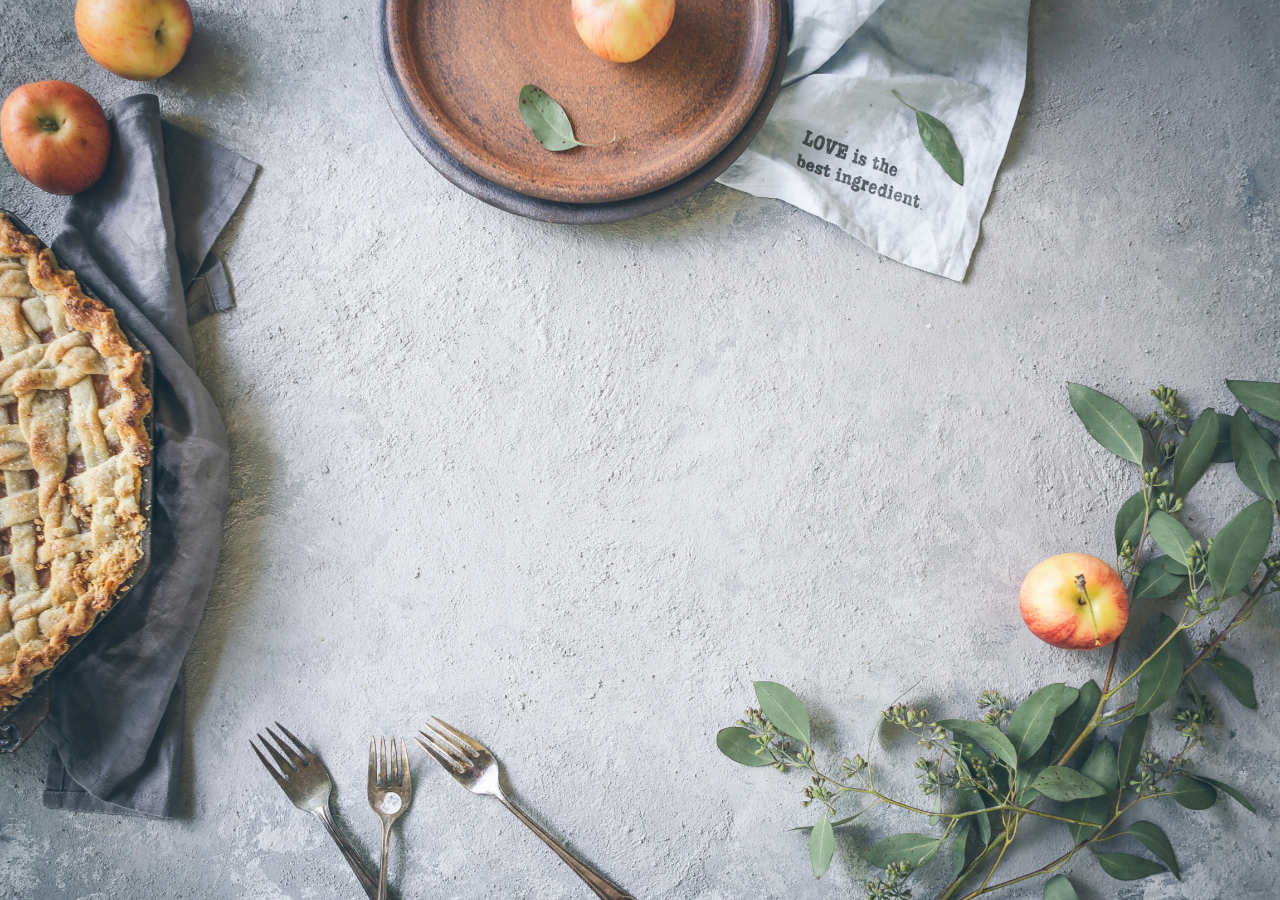
<file: success.html>
<!DOCTYPE html>
<html lang="en">
  <head>
    <meta charset="UTF-8" />
    <meta name="viewport" content="width=device-width, initial-scale=1.0" />
    <title>Document</title>
    <link rel="stylesheet" href="success.css" />
  </head>
  <body>
    <img src="/docs/images/successorder.jpg" alt="">
    <div class="b"></div>
    <div class="bb"></div>
    <div class="message">
      <div class="check">&#10004;</div>
      <p>Success</p>
      <p>Thankyou for ordering, Your order will be served to you in a jiffy.</p>
      <button id="ok">OK</button>
      <a href="/index.html" class="orderagain">Order Food Again</a>
    </div>
    
    <script src="/success.js"> 
       
    </script>
  </body>
</html>
</file>
<file: success.css>
@import url(https://fonts.googleapis.com/css?family=Source+Sans+Pro:300,400);
body, html {
  height: 100%;
  font-size: 20px;
  font-family: Source Sans Pro;

}
*{
    margin: 0;
    padding: 0;
}

.b, .bb {
  position: absolute;
  width: 100%;
  height: 100%;
  background: url("https://i.imgur.com/kje4L5j.jpg");
  background-attachment: fixed;
  background-size: cover;
  background-position: center;
}

.bb {
  background: url("https://i.imgur.com/bDBs0et.jpg");
  background-attachment: fixed;
  background-size: cover;
  background-position: center;
  display: none;
}

#go {
  position: absolute;
  top: 30px;
  left: 50%;
  transform: translate(-50%, 0%);
  color: white;
  border: 0;
  background: #71c341;
  width: 100px;
  height: 30px;
  border-radius: 6px;
  font-size: 1rem;
  transition: background 0.2s ease;
  outline: none;
}
#go:hover {
  background: #8ecf68;
}
#go:active {
  background: #5a9f32;
}

.message {
  position: absolute;
  top: -200px;
  left: 50%;
  transform: translate(-50%, 0%);
  width: 300px;
  background: white;
  border-radius: 8px;
  padding: 30px;
  text-align: center;
  font-weight: 300;
  color: #2c2928;
  opacity: 0;
  transition: top 0.3s cubic-bezier(0.31, 0.25, 0.5, 1.5), opacity 0.2s ease-in-out;
}
.message .check {
  position: absolute;
  top: 0;
  left: 50%;
  transform: translate(-50%, -50%) scale(4);
  width: 120px;
  height: 110px;
  background: #71c341;
  color: white;
  font-size: 3.8rem;
  padding-top: 10px;
  border-radius: 50%;
  opacity: 0;
  transition: transform 0.2s 0.25s cubic-bezier(0.31, 0.25, 0.5, 1.5), opacity 0.1s 0.25s ease-in-out;
}
.message .scaledown {
  transform: translate(-50%, -50%) scale(1);
  opacity: 1;
}
.message p {
  font-size: 1.1rem;
  margin: 25px 0px;
  padding: 0;
}
.message p:nth-child(2) {
  font-size: 2.3rem;
  margin: 40px 0px 0px 0px;
}
.message #ok {
  position: relative;
  color: white;
  border: 0;
  background: #71c341;
  width: 100%;
  height: 50px;
  border-radius: 6px;
  font-size: 1.2rem;
  transition: background 0.2s ease;
  outline: none;
}
.message #ok:hover {
  background: #8ecf68;
}
.message #ok:active {
  background: #5a9f32;
}
.message #ok{
    margin-bottom: 10px;
}

.comein {
  top: 150px;
  opacity: 1;
}

img{
    object-fit: cover;
    height: 100vh;
    width: 100vw;
    position: fixed;
}
.orderagain{
    text-decoration: none;
    margin-top: 20px;
    font-weight: bold;
    color: black;
    border-bottom: 3px solid black;
    padding:10px;
    border-radius: 50px;
}
</file>
